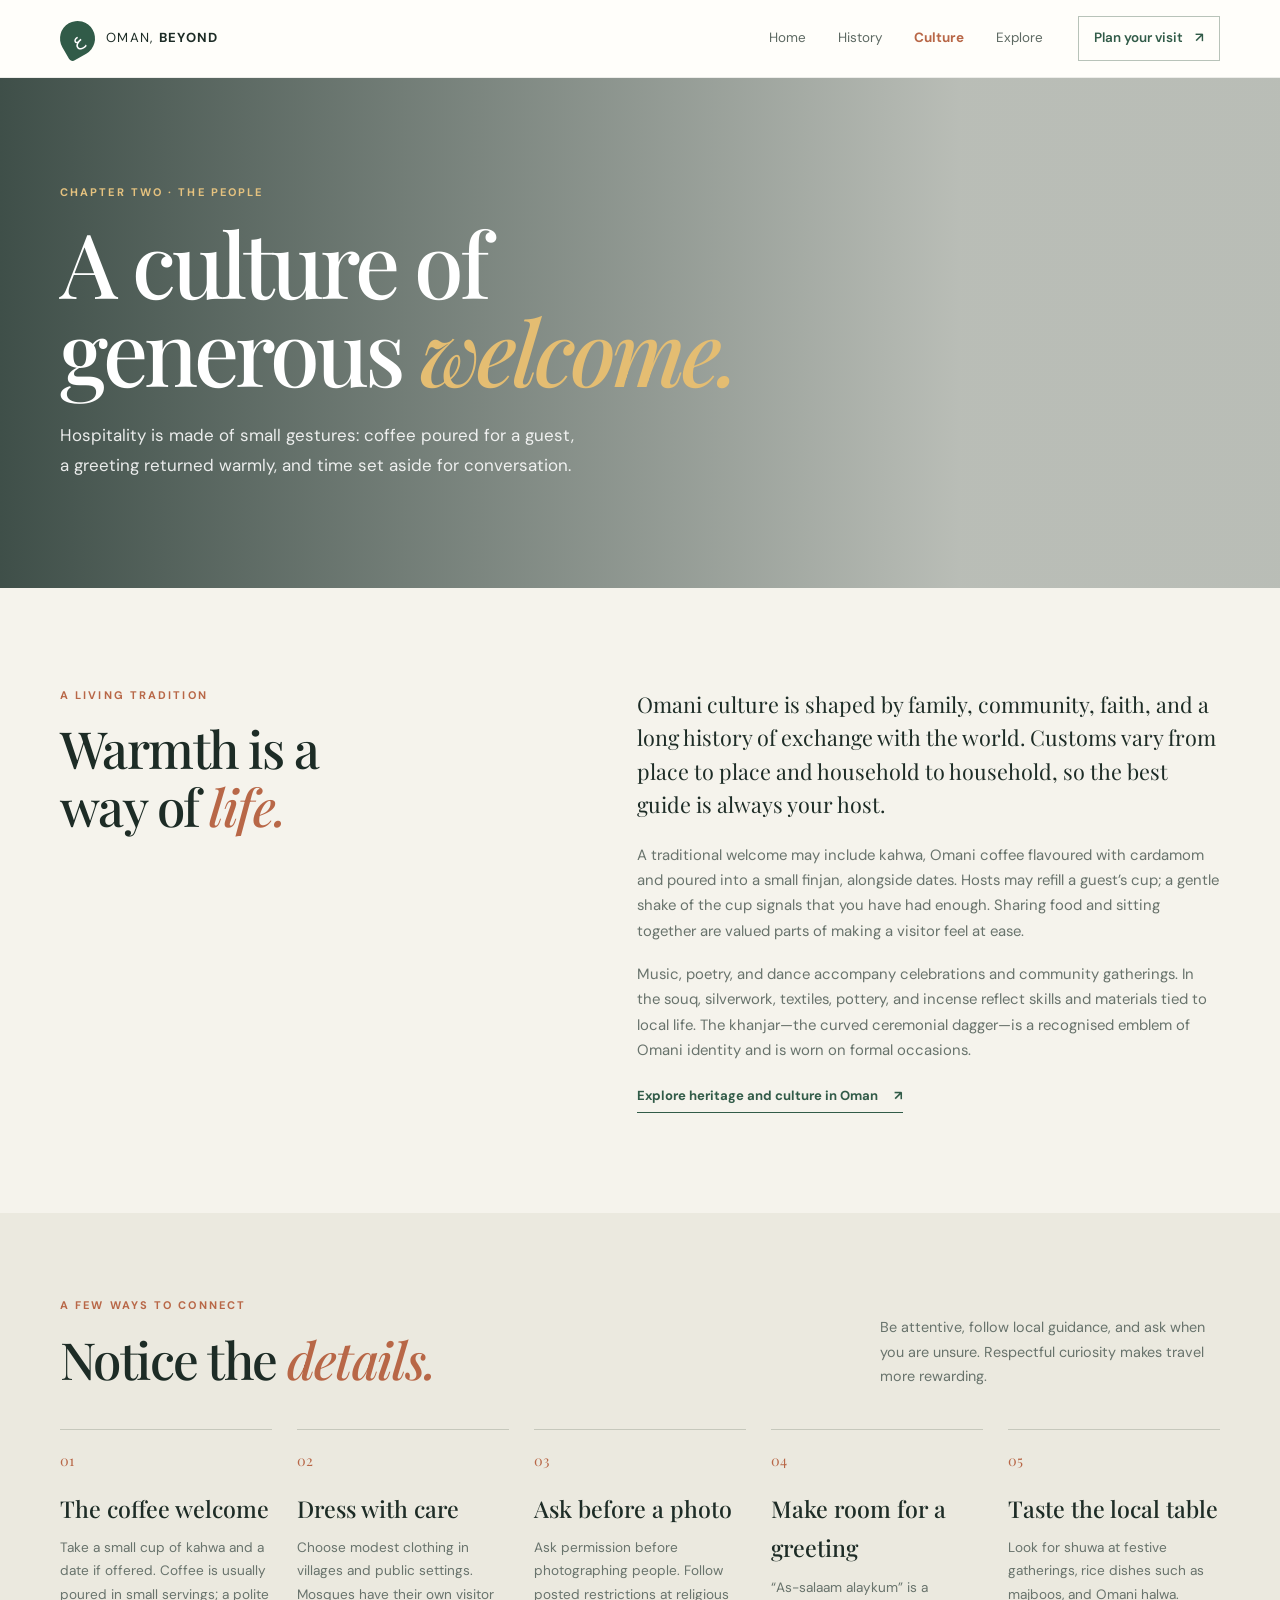
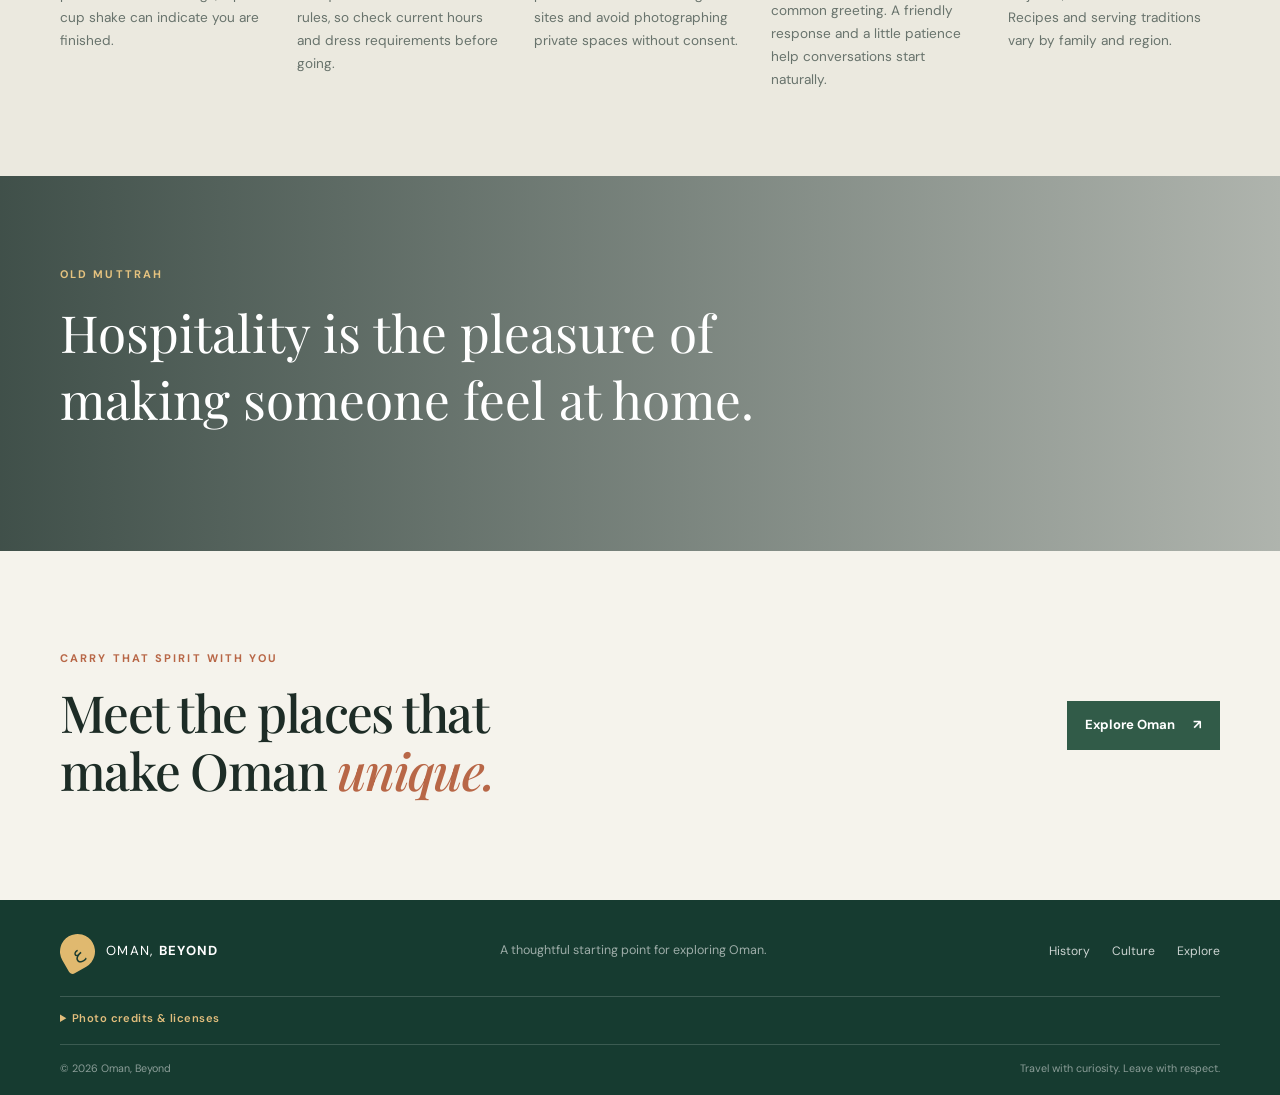
<file: culture.html>
﻿<!doctype html>
<html lang="en"><head><meta charset="utf-8"><meta name="viewport" content="width=device-width,initial-scale=1"><meta name="description" content="Learn about Omani hospitality, kahwa, crafts, food, customs and respectful travel."><title>Culture & Customs | Oman, Beyond</title><link rel="preconnect" href="https://fonts.googleapis.com"><link rel="preconnect" href="https://fonts.gstatic.com" crossorigin><link href="https://fonts.googleapis.com/css2?family=DM+Sans:wght@400;500;600;700&family=Playfair+Display:wght@500;600;700&display=swap" rel="stylesheet"><link rel="stylesheet" href="styles.css"><script src="script.js" defer></script></head>
<body data-page="culture"><header class="site-header"><div class="container nav-wrap"><a class="brand" href="index.html"><span class="brand-mark">ع</span><span>OMAN, <b>BEYOND</b></span></a><button class="menu-toggle" aria-label="Open navigation" aria-expanded="false"><span></span><span></span></button><nav class="main-nav" aria-label="Main navigation"><a href="index.html">Home</a><a href="history.html">History</a><a href="culture.html">Culture</a><a href="explore.html">Explore</a></nav><a class="header-cta" href="explore.html#essentials">Plan your visit <span>↗</span></a></div></header>
<main><section class="page-hero culture-hero"><div class="container page-hero-content"><p class="eyebrow light">Chapter two · The people</p><h1>A culture of<br>generous <em>welcome.</em></h1><p class="hero-lead">Hospitality is made of small gestures: coffee poured for a guest, a greeting returned warmly, and time set aside for conversation.</p></div></section>
<section class="section"><div class="container story-layout"><div><p class="eyebrow">A living tradition</p><h2>Warmth is a<br>way of <em>life.</em></h2></div><div class="story-prose"><p class="large-copy">Omani culture is shaped by family, community, faith, and a long history of exchange with the world. Customs vary from place to place and household to household, so the best guide is always your host.</p><p>A traditional welcome may include kahwa, Omani coffee flavoured with cardamom and poured into a small finjan, alongside dates. Hosts may refill a guest’s cup; a gentle shake of the cup signals that you have had enough. Sharing food and sitting together are valued parts of making a visitor feel at ease.</p><p>Music, poetry, and dance accompany celebrations and community gatherings. In the souq, silverwork, textiles, pottery, and incense reflect skills and materials tied to local life. The khanjar—the curved ceremonial dagger—is a recognised emblem of Omani identity and is worn on formal occasions.</p><a class="inline-link" href="https://experienceoman.om/things-to-do-categories/heritage-and-culture-activities">Explore heritage and culture in Oman <span>↗</span></a></div></div></section>
<section class="culture-detail"><div class="container"><div class="section-heading"><div><p class="eyebrow">A few ways to connect</p><h2>Notice the <em>details.</em></h2></div><p>Be attentive, follow local guidance, and ask when you are unsure. Respectful curiosity makes travel more rewarding.</p></div><div class="detail-grid"><article><span class="detail-icon">01</span><h3>The coffee welcome</h3><p>Take a small cup of kahwa and a date if offered. Coffee is usually poured in small servings; a polite cup shake can indicate you are finished.</p></article><article><span class="detail-icon">02</span><h3>Dress with care</h3><p>Choose modest clothing in villages and public settings. Mosques have their own visitor rules, so check current hours and dress requirements before going.</p></article><article><span class="detail-icon">03</span><h3>Ask before a photo</h3><p>Ask permission before photographing people. Follow posted restrictions at religious sites and avoid photographing private spaces without consent.</p></article><article><span class="detail-icon">04</span><h3>Make room for a greeting</h3><p>“As-salaam alaykum” is a common greeting. A friendly response and a little patience help conversations start naturally.</p></article><article><span class="detail-icon">05</span><h3>Taste the local table</h3><p>Look for shuwa at festive gatherings, rice dishes such as majboos, and Omani halwa. Recipes and serving traditions vary by family and region.</p></article></div></div></section><section class="image-quote"><div class="container"><p class="eyebrow light">Old Muttrah</p><blockquote>Hospitality is the pleasure of making someone feel at home.</blockquote></div></section><section class="section"><div class="container next-step"><div><p class="eyebrow">Carry that spirit with you</p><h2>Meet the places that<br>make Oman <em>unique.</em></h2></div><a class="button button-dark" href="explore.html">Explore Oman <span>↗</span></a></div></section></main>
<footer class="site-footer"><div class="container footer-top"><a class="brand brand-footer" href="index.html"><span class="brand-mark">ع</span><span>OMAN, <b>BEYOND</b></span></a><p>A thoughtful starting point for exploring Oman.</p><nav aria-label="Footer navigation"><a href="history.html">History</a><a href="culture.html">Culture</a><a href="explore.html">Explore</a></nav></div><div class="container photo-credits"><details><summary>Photo credits & licenses</summary><ul><li><a href="https://commons.wikimedia.org/wiki/File:Al_Khanjar,_Bait_al_Zubair_Museum,_Oman.jpg">Al Khanjar at Bait Al Zubair Museum — Reda Kerbush</a>, <a href="https://creativecommons.org/licenses/by-sa/4.0/">CC BY-SA 4.0</a>.</li><li><a href="https://commons.wikimedia.org/wiki/File:Muttrah_Souq.jpg">Muttrah Souq — Shawn Stephens</a>, <a href="https://creativecommons.org/licenses/by/2.0/">CC BY 2.0</a>.</li><li>Images are cropped to fit their layouts.</li></ul></details></div><div class="container footer-bottom"><span>© 2026 Oman, Beyond</span><span>Travel with curiosity. Leave with respect.</span></div></footer></body></html>
</file>
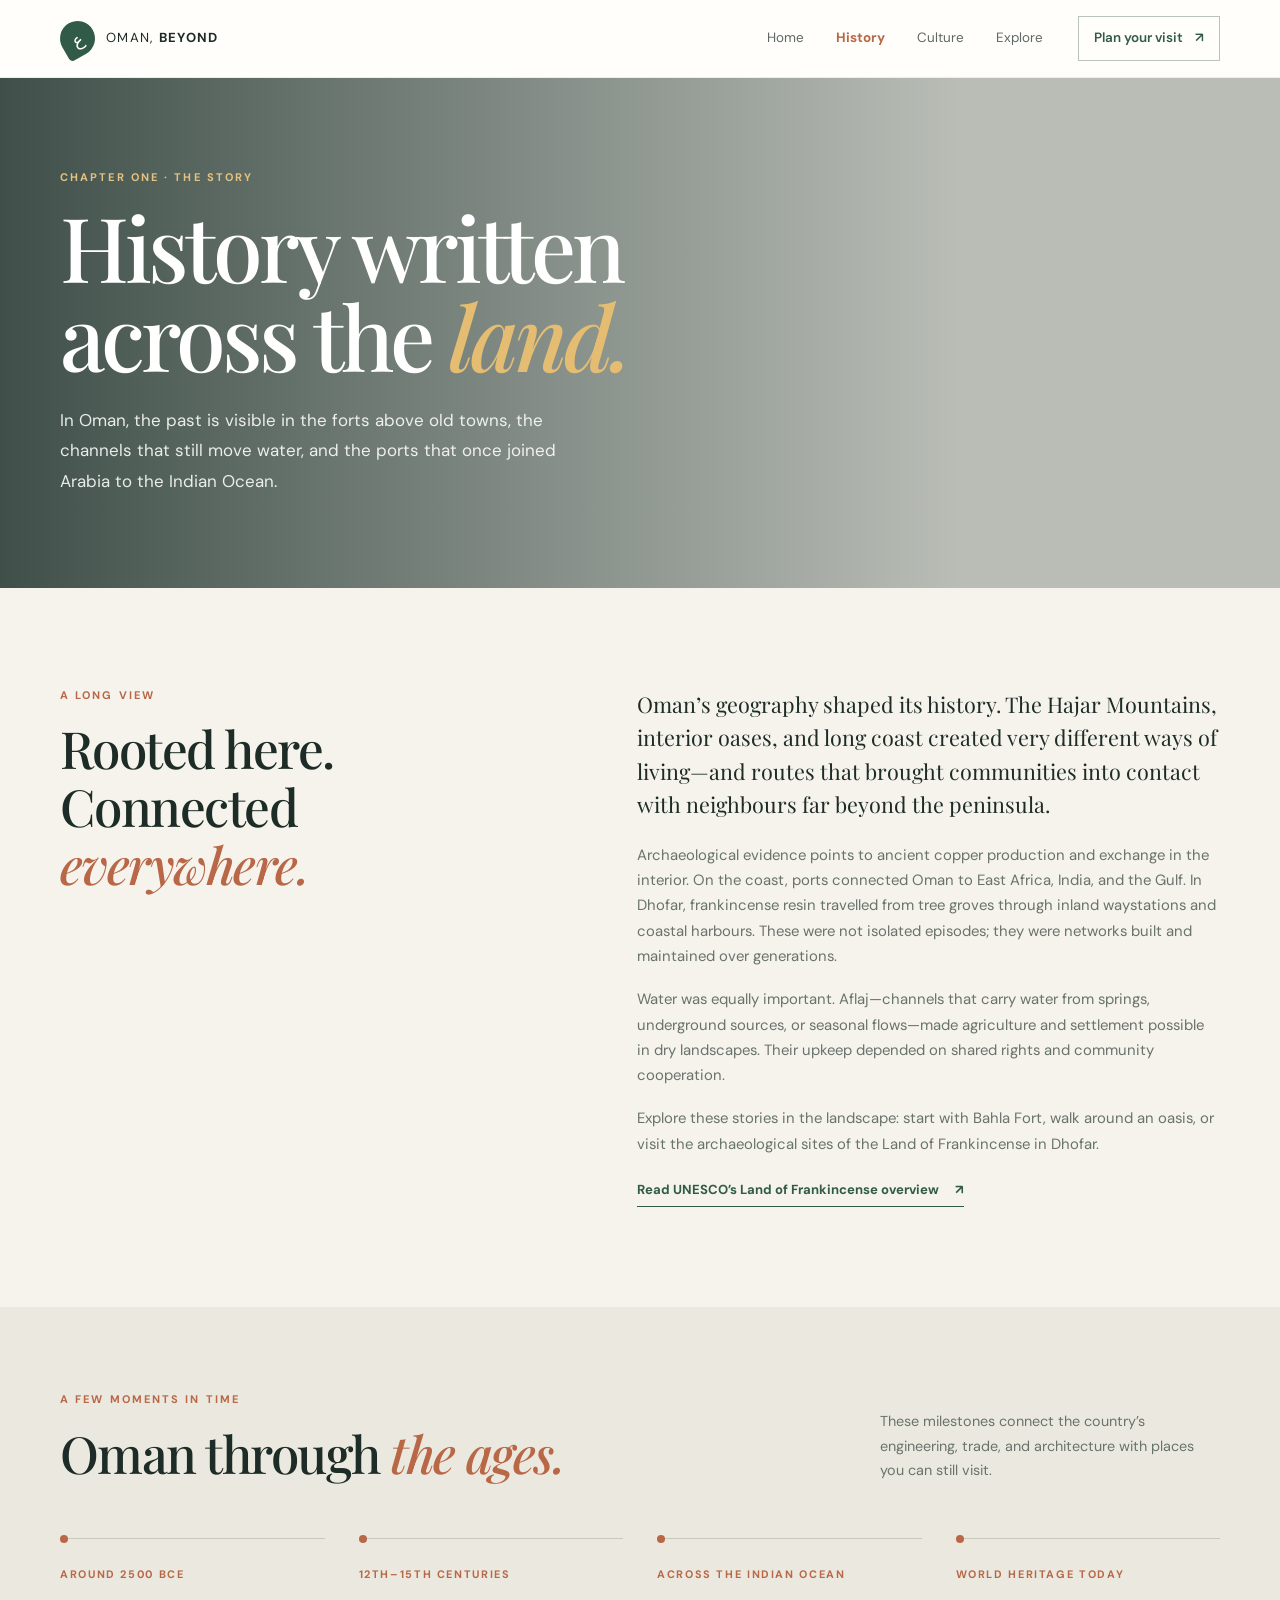
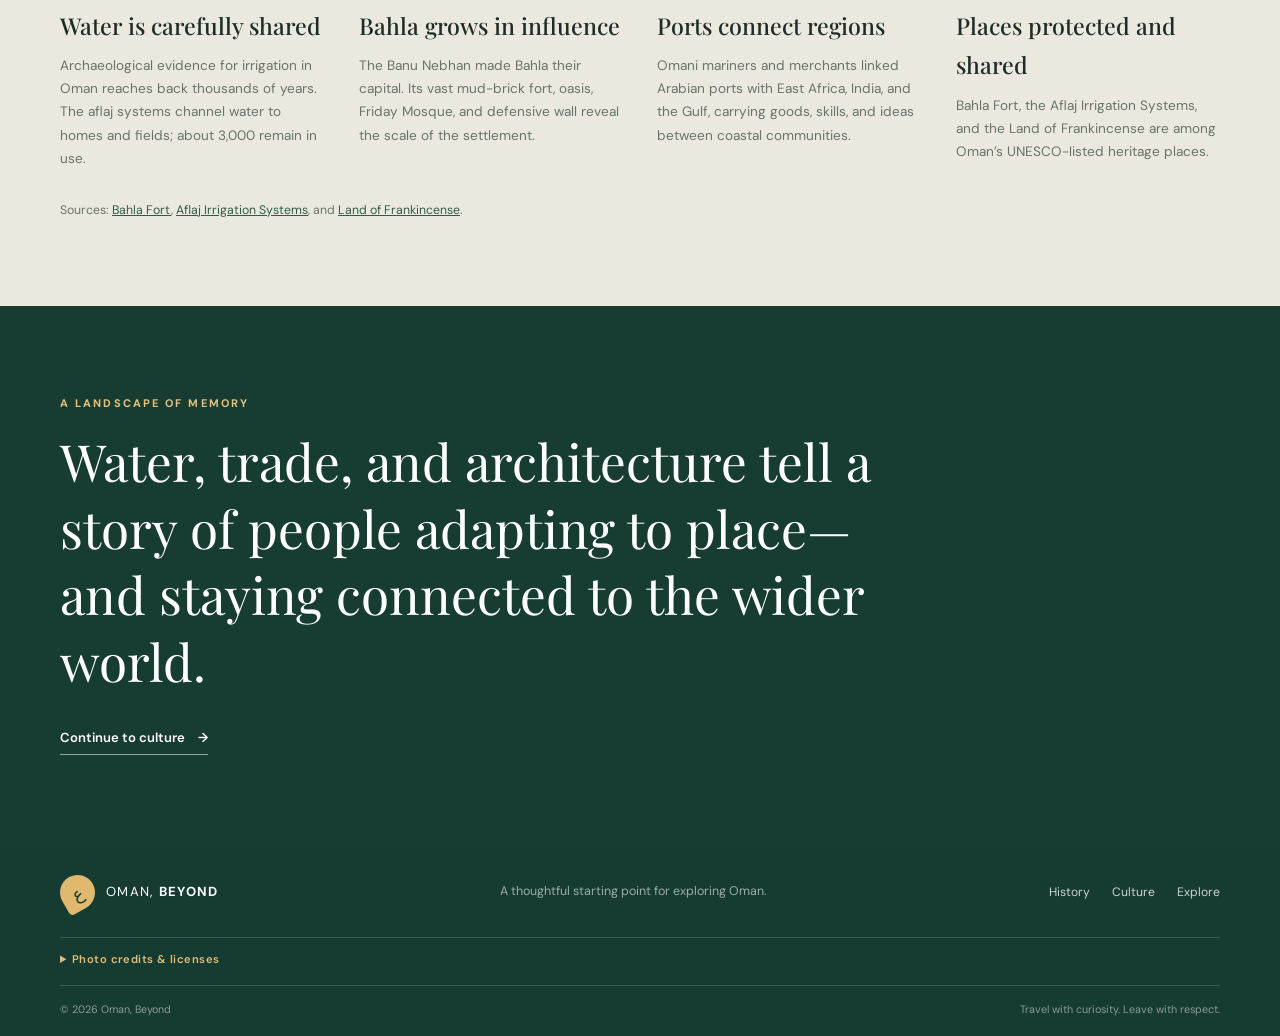
<file: history.html>
﻿<!doctype html>
<html lang="en"><head><meta charset="utf-8"><meta name="viewport" content="width=device-width,initial-scale=1"><meta name="description" content="Explore Oman's history through ancient water systems, frankincense trade, forts and maritime connections."><title>History & Heritage | Oman, Beyond</title><link rel="preconnect" href="https://fonts.googleapis.com"><link rel="preconnect" href="https://fonts.gstatic.com" crossorigin><link href="https://fonts.googleapis.com/css2?family=DM+Sans:wght@400;500;600;700&family=Playfair+Display:wght@500;600;700&display=swap" rel="stylesheet"><link rel="stylesheet" href="styles.css"><script src="script.js" defer></script></head>
<body data-page="history"><header class="site-header"><div class="container nav-wrap"><a class="brand" href="index.html"><span class="brand-mark">ع</span><span>OMAN, <b>BEYOND</b></span></a><button class="menu-toggle" aria-label="Open navigation" aria-expanded="false"><span></span><span></span></button><nav class="main-nav" aria-label="Main navigation"><a href="index.html">Home</a><a href="history.html">History</a><a href="culture.html">Culture</a><a href="explore.html">Explore</a></nav><a class="header-cta" href="explore.html#essentials">Plan your visit <span>↗</span></a></div></header>
<main><section class="page-hero history-hero"><div class="container page-hero-content"><p class="eyebrow light">Chapter one · The story</p><h1>History written<br>across the <em>land.</em></h1><p class="hero-lead">In Oman, the past is visible in the forts above old towns, the channels that still move water, and the ports that once joined Arabia to the Indian Ocean.</p></div></section>
<section class="section"><div class="container story-layout"><div><p class="eyebrow">A long view</p><h2>Rooted here.<br>Connected <em>everywhere.</em></h2></div><div class="story-prose"><p class="large-copy">Oman’s geography shaped its history. The Hajar Mountains, interior oases, and long coast created very different ways of living—and routes that brought communities into contact with neighbours far beyond the peninsula.</p><p>Archaeological evidence points to ancient copper production and exchange in the interior. On the coast, ports connected Oman to East Africa, India, and the Gulf. In Dhofar, frankincense resin travelled from tree groves through inland waystations and coastal harbours. These were not isolated episodes; they were networks built and maintained over generations.</p><p>Water was equally important. Aflaj—channels that carry water from springs, underground sources, or seasonal flows—made agriculture and settlement possible in dry landscapes. Their upkeep depended on shared rights and community cooperation.</p><p>Explore these stories in the landscape: start with Bahla Fort, walk around an oasis, or visit the archaeological sites of the Land of Frankincense in Dhofar.</p><a class="inline-link" href="https://whc.unesco.org/en/list/1010/">Read UNESCO’s Land of Frankincense overview <span>↗</span></a></div></div></section>
<section class="timeline-section"><div class="container"><div class="section-heading"><div><p class="eyebrow">A few moments in time</p><h2>Oman through <em>the ages.</em></h2></div><p>These milestones connect the country’s engineering, trade, and architecture with places you can still visit.</p></div><div class="history-timeline"><article><span class="era">Around 2500 BCE</span><span class="era-line"></span><h3>Water is carefully shared</h3><p>Archaeological evidence for irrigation in Oman reaches back thousands of years. The aflaj systems channel water to homes and fields; about 3,000 remain in use.</p></article><article><span class="era">12th–15th centuries</span><span class="era-line"></span><h3>Bahla grows in influence</h3><p>The Banu Nebhan made Bahla their capital. Its vast mud-brick fort, oasis, Friday Mosque, and defensive wall reveal the scale of the settlement.</p></article><article><span class="era">Across the Indian Ocean</span><span class="era-line"></span><h3>Ports connect regions</h3><p>Omani mariners and merchants linked Arabian ports with East Africa, India, and the Gulf, carrying goods, skills, and ideas between coastal communities.</p></article><article><span class="era">World heritage today</span><span class="era-line"></span><h3>Places protected and shared</h3><p>Bahla Fort, the Aflaj Irrigation Systems, and the Land of Frankincense are among Oman’s UNESCO-listed heritage places.</p></article></div><p class="source-note">Sources: <a href="https://whc.unesco.org/en/list/433/">Bahla Fort</a>, <a href="https://whc.unesco.org/en/list/1207/">Aflaj Irrigation Systems</a>, and <a href="https://whc.unesco.org/en/list/1010/">Land of Frankincense</a>.</p></div></section><section class="quote-section"><div class="container"><p class="eyebrow light">A landscape of memory</p><blockquote>Water, trade, and architecture tell a story of people adapting to place—and staying connected to the wider world.</blockquote><a class="underlined-link" href="culture.html">Continue to culture <span>→</span></a></div></section></main>
<footer class="site-footer"><div class="container footer-top"><a class="brand brand-footer" href="index.html"><span class="brand-mark">ع</span><span>OMAN, <b>BEYOND</b></span></a><p>A thoughtful starting point for exploring Oman.</p><nav aria-label="Footer navigation"><a href="history.html">History</a><a href="culture.html">Culture</a><a href="explore.html">Explore</a></nav></div><div class="container photo-credits"><details><summary>Photo credits & licenses</summary><ul><li><a href="https://commons.wikimedia.org/wiki/File:Bahla_Fort_-_Oman.jpg">Bahla Fort — Fabio Achilli</a>, <a href="https://creativecommons.org/licenses/by/2.0/">CC BY 2.0</a>.</li><li>The image is cropped to fit the banner.</li></ul></details></div><div class="container footer-bottom"><span>© 2026 Oman, Beyond</span><span>Travel with curiosity. Leave with respect.</span></div></footer></body></html>
</file>
<file: styles.css>
﻿:root{--ink:#1d2c26;--muted:#68736c;--cream:#f5f3ec;--paper:#fffefa;--green:#315b48;--deep:#173d32;--rust:#b86747;--gold:#e1b96e;--line:#deded4;--serif:'Playfair Display',Georgia,serif;--sans:'DM Sans',Arial,sans-serif}*{box-sizing:border-box}html{scroll-behavior:smooth}body{margin:0;color:var(--ink);background:var(--cream);font-family:var(--sans);line-height:1.7}img{display:block;width:100%;object-fit:cover}a{color:inherit}.container{width:min(1160px,calc(100% - 56px));margin-inline:auto}.site-header{height:78px;position:relative;z-index:10;background:var(--paper);border-bottom:1px solid rgba(29,44,38,.08)}.nav-wrap{height:100%;display:flex;align-items:center;gap:35px}.brand{display:flex;align-items:center;gap:11px;text-decoration:none;font-size:.82rem;letter-spacing:.1em;white-space:nowrap}.brand-mark{width:35px;height:35px;background:var(--green);color:#fff;border-radius:50% 50% 50% 12%;display:grid;place-items:center;font-family:var(--serif);font-size:1.1rem;transform:rotate(-30deg)}.main-nav{display:flex;gap:32px;margin-left:auto}.main-nav a,.header-cta{font-size:.84rem;text-decoration:none;color:#5d6962;transition:color .2s}.main-nav a:hover,.main-nav a[aria-current=page]{color:var(--rust)}.main-nav a[aria-current=page]{font-weight:700}.header-cta{padding:10px 15px;border:1px solid #b8c3b9;color:var(--green);font-weight:600;white-space:nowrap}.header-cta span{margin-left:9px}.menu-toggle{display:none}.hero{min-height:690px;position:relative;color:#fff;background:#30483d;overflow:hidden}.hero-image{position:absolute;inset:0;background-image:linear-gradient(90deg,rgba(12,31,26,.75),rgba(12,31,26,.28) 62%,rgba(12,31,26,.09)),url('https://upload.wikimedia.org/wikipedia/commons/thumb/2/20/Wahiba_Sands%2C_Oman.jpg/1600px-Wahiba_Sands%2C_Oman.jpg');background-size:cover;background-position:center 48%;transition:background-image .7s ease;animation:zoom 18s ease-in-out infinite alternate}.hero-image.slide-1{background-image:linear-gradient(90deg,rgba(12,31,26,.75),rgba(12,31,26,.28) 62%,rgba(12,31,26,.09)),url('https://upload.wikimedia.org/wikipedia/commons/thumb/0/0d/Wadi_Shab_11-2025.jpg/1600px-Wadi_Shab_11-2025.jpg')}.hero-image.slide-2{background-image:linear-gradient(90deg,rgba(12,31,26,.75),rgba(12,31,26,.28) 62%,rgba(12,31,26,.09)),url('https://upload.wikimedia.org/wikipedia/commons/thumb/5/55/Step_Gardens_of_Jebel_Akhdar_-_Oman.jpg/1600px-Step_Gardens_of_Jebel_Akhdar_-_Oman.jpg')}@keyframes zoom{to{transform:scale(1.055)}}.hero:after{content:"";position:absolute;inset:auto 0 0;height:150px;background:linear-gradient(transparent,var(--cream));pointer-events:none}.hero-content{position:relative;z-index:1;padding-top:133px;padding-bottom:155px}.eyebrow{font-size:.69rem;line-height:1.4;font-weight:700;letter-spacing:.19em;text-transform:uppercase;color:var(--rust);margin:0 0 17px}.eyebrow.light{color:#e5c27f}.hero h1,.page-hero h1{font-family:var(--serif);font-size:clamp(4rem,8vw,7rem);line-height:.99;font-weight:500;letter-spacing:-.045em;margin:0 0 25px}.hero h1 em,.page-hero h1 em{font-weight:500;color:var(--gold)}h2 em{font-weight:500;color:var(--rust)}.hero-lead{max-width:530px;color:rgba(255,255,255,.88);font-size:1.06rem;line-height:1.8;margin:0}.hero-actions{display:flex;align-items:center;gap:27px;margin-top:32px}.button{display:inline-flex;align-items:center;gap:18px;text-decoration:none;padding:13px 18px;font-weight:700;font-size:.82rem;transition:transform .2s}.button:hover{transform:translateY(-2px)}.button-gold{background:var(--gold);color:#23342b}.button-dark{background:var(--green);color:#fff}.button-outline{border:1px solid rgba(255,255,255,.65);color:#fff}.underlined-link{font-size:.82rem;font-weight:600;text-decoration:none;color:#fff;border-bottom:1px solid rgba(255,255,255,.55);padding:8px 0}.underlined-link span{margin-left:10px}.hero-caption{position:absolute;z-index:2;bottom:47px;left:max(28px,calc((100% - 1160px)/2));font-size:.64rem;letter-spacing:.15em;color:rgba(255,255,255,.75)}.hero-caption span{color:var(--gold);padding:0 7px}.hero-dots{position:absolute;z-index:2;right:max(28px,calc((100% - 1160px)/2));bottom:48px;display:flex;gap:9px}.hero-dot{border:0;width:7px;height:7px;padding:0;border-radius:50%;background:rgba(255,255,255,.55);cursor:pointer}.hero-dot.active{background:var(--gold);box-shadow:0 0 0 4px rgba(225,185,110,.2)}.section{padding:100px 0}.intro-grid{display:grid;grid-template-columns:1fr 1fr;gap:90px;align-items:start}.intro-grid h2,h2{font-family:var(--serif);font-weight:500;font-size:clamp(2.5rem,4.5vw,4rem);line-height:1.13;letter-spacing:-.03em;margin:0}.large-copy{font-family:var(--serif);font-size:1.35rem;line-height:1.55;margin:0 0 21px}.inline-link{display:inline-block;color:var(--green);font-size:.82rem;font-weight:700;text-decoration:none;border-bottom:1px solid var(--green);padding-bottom:5px}.inline-link span{margin-left:13px}.stat-row{display:grid;grid-template-columns:repeat(3,1fr);margin-top:75px;padding-top:25px;border-top:1px solid var(--line)}.stat-row div{display:flex;flex-direction:column;gap:4px}.stat-row strong{font-family:var(--serif);font-weight:500;font-size:1.7rem}.stat-row span{font-size:.75rem;color:var(--muted)}.feature-band{display:grid;grid-template-columns:1.15fr .85fr;min-height:490px;background:var(--deep);color:#fff}.feature-image{background:url('https://upload.wikimedia.org/wikipedia/commons/thumb/6/61/Bahla_Fort_-_Oman.jpg/1600px-Bahla_Fort_-_Oman.jpg') center/cover}.feature-copy{padding:85px clamp(40px,8vw,120px);align-self:center}.feature-copy h2{font-size:3.5rem;margin-bottom:18px}.feature-copy p:not(.eyebrow){color:rgba(255,255,255,.72);font-size:.92rem;max-width:420px;margin-bottom:27px}.section-heading{display:flex;align-items:end;justify-content:space-between;gap:30px;margin-bottom:40px}.section-heading h2{font-size:clamp(2.4rem,4vw,3.5rem)}.section-heading>p{max-width:340px;color:var(--muted);font-size:.9rem;margin:0}.card-grid{display:grid;grid-template-columns:repeat(3,1fr);gap:20px}.destination-card{position:relative;display:block;text-decoration:none;overflow:hidden;background:#45594e}.destination-card:after{content:"";position:absolute;inset:30% 0 0;background:linear-gradient(transparent,rgba(14,27,23,.85))}.destination-card img{height:365px;transition:transform .45s}.destination-card:hover img{transform:scale(1.04)}.card-number,.destination-card h3{position:absolute;z-index:1;left:22px;right:22px;color:#fff}.card-number{bottom:75px;font-size:.62rem;letter-spacing:.17em;color:#edc981}.destination-card h3{bottom:21px;font-family:var(--serif);font-size:1.55rem;font-weight:500;margin:0}.destination-card h3 span{float:right;font-family:var(--sans);font-size:1rem}.closing{padding:94px 0;text-align:center;background:#e8e0d0}.closing h2{font-size:clamp(2.7rem,5vw,4.4rem);margin:0 auto 25px}.closing .button{margin-top:8px}.site-footer{background:#163b30;color:rgba(255,255,255,.78);padding:34px 0 18px}.footer-top{display:flex;align-items:center;justify-content:space-between;gap:25px;padding-bottom:27px}.footer-top p{font-size:.78rem;margin:0;color:rgba(255,255,255,.58)}.footer-top nav{display:flex;gap:22px}.footer-top nav a{font-size:.76rem;text-decoration:none}.brand-footer{color:#fff}.brand-footer .brand-mark{background:#e0b96f;color:#1a3b30}.footer-bottom{border-top:1px solid rgba(255,255,255,.16);padding-top:14px;display:flex;justify-content:space-between;font-size:.67rem;color:rgba(255,255,255,.5)}.page-hero{min-height:510px;position:relative;display:flex;align-items:center;color:#fff;background-size:cover;background-position:center}.page-hero:before{content:"";position:absolute;inset:0;background:linear-gradient(90deg,rgba(14,35,29,.79),rgba(14,35,29,.26) 75%)}.history-hero{background-image:url('https://upload.wikimedia.org/wikipedia/commons/thumb/6/61/Bahla_Fort_-_Oman.jpg/1600px-Bahla_Fort_-_Oman.jpg')}.culture-hero{background-image:url('https://upload.wikimedia.org/wikipedia/commons/thumb/e/eb/Al_Khanjar%2C_Bait_al_Zubair_Museum%2C_Oman.jpg/1600px-Al_Khanjar%2C_Bait_al_Zubair_Museum%2C_Oman.jpg')}.explore-hero{background-image:url('https://upload.wikimedia.org/wikipedia/commons/thumb/2/20/Wahiba_Sands%2C_Oman.jpg/1600px-Wahiba_Sands%2C_Oman.jpg')}.page-hero-content{position:relative;padding:80px 0}.page-hero h1{font-size:clamp(3.7rem,7vw,6rem)}.page-hero h1 em{color:#e4bd72}.page-hero .hero-lead{max-width:520px}.story-layout{display:grid;grid-template-columns:.9fr 1.1fr;gap:100px}.story-layout h2{font-size:clamp(2.7rem,4vw,3.7rem)}.story-prose{max-width:650px}.story-prose p:not(.large-copy){font-size:.93rem;color:var(--muted);margin:0 0 18px}.timeline-section,.culture-detail{padding:85px 0;background:#ebe9df}.history-timeline{display:grid;grid-template-columns:repeat(3,1fr);gap:34px;margin-top:55px}.history-timeline article{position:relative;padding-top:20px;border-top:1px solid #c6c8bc}.era{color:var(--rust);font-size:.68rem;letter-spacing:.15em;text-transform:uppercase;font-weight:700}.era-line{position:absolute;top:-4px;left:0;width:8px;height:8px;border-radius:50%;background:var(--rust)}.history-timeline h3,.detail-grid h3,.essentials-grid h3{font-family:var(--serif);font-size:1.45rem;font-weight:500;margin:20px 0 9px}.history-timeline p,.detail-grid p,.essentials-grid p{font-size:.85rem;color:var(--muted);margin:0}.quote-section{padding:90px 0;background:var(--deep);color:#fff}.quote-section blockquote,.image-quote blockquote{font-family:var(--serif);font-size:clamp(2rem,4vw,3.5rem);line-height:1.3;max-width:850px;margin:12px 0 29px}.detail-grid{display:grid;grid-template-columns:repeat(4,1fr);gap:25px}.detail-grid article{padding-top:17px;border-top:1px solid #c6c8bc}.detail-icon{font-family:var(--serif);color:var(--rust);font-size:.9rem}.detail-grid h3{margin:15px 0 8px}.image-quote{min-height:375px;display:flex;align-items:center;color:#fff;background:linear-gradient(90deg,rgba(13,34,28,.75),rgba(13,34,28,.24)),url('https://upload.wikimedia.org/wikipedia/commons/thumb/d/d8/Muttrah_Souq.jpg/1600px-Muttrah_Souq.jpg') center/cover}.image-quote blockquote{max-width:700px;font-size:clamp(2rem,4vw,3.2rem)}.next-step{display:flex;align-items:center;justify-content:space-between;gap:30px}.next-step h2{font-size:clamp(2.3rem,4vw,3.5rem)}.places-section{padding-bottom:95px}.places-list{display:grid;gap:20px}.place-row{display:grid;grid-template-columns:1fr 1fr;min-height:310px;background:var(--paper)}.place-photo{position:relative;min-height:310px;overflow:hidden}.place-photo img{position:absolute;inset:0;height:100%;transition:transform .5s}.place-row:hover .place-photo img{transform:scale(1.035)}.place-photo span{position:absolute;left:19px;top:19px;background:var(--gold);padding:6px 10px;font-size:.68rem;font-weight:700}.place-info{align-self:center;padding:35px 9%}.place-info .eyebrow{margin-bottom:9px}.place-info h3{font-family:var(--serif);font-size:2.3rem;font-weight:500;line-height:1.1;margin:0 0 13px}.place-info>p:not(.eyebrow){font-size:.88rem;color:var(--muted);margin:0 0 19px}.place-tags{font-size:.68rem;color:var(--green);letter-spacing:.05em}.essentials-section{padding:85px 0;background:var(--deep);color:#fff}.essentials-section .section-heading>p{color:rgba(255,255,255,.65)}.essentials-section h2{color:#fff}.essentials-section h2 em{color:var(--gold)}.essentials-grid{display:grid;grid-template-columns:repeat(3,1fr);gap:32px}.essentials-grid article{border-top:1px solid rgba(255,255,255,.3);padding-top:18px}.essentials-grid article>span{font-size:.65rem;letter-spacing:.15em;color:var(--gold)}.essentials-grid h3{margin:15px 0 8px}.essentials-grid p{color:rgba(255,255,255,.68)}
@media(max-width:850px){.nav-wrap{gap:20px}.main-nav{gap:19px}.header-cta{display:none}.hero{min-height:630px}.intro-grid{gap:40px}.feature-band{grid-template-columns:1fr 1fr}.feature-copy{padding:55px 38px}.feature-copy h2{font-size:2.8rem}.story-layout{gap:50px}.detail-grid{grid-template-columns:1fr 1fr}.place-info{padding:30px}.place-row,.place-photo{min-height:280px}}
@media(max-width:620px){.container{width:calc(100% - 38px)}.site-header{height:68px}.nav-wrap{justify-content:space-between}.menu-toggle{display:flex;width:40px;height:40px;padding:10px 7px;border:0;background:transparent;flex-direction:column;justify-content:center;gap:6px;order:3}.menu-toggle span{width:25px;height:1px;background:var(--ink);transition:transform .2s}.menu-toggle[aria-expanded=true] span:first-child{transform:translateY(3.5px) rotate(45deg)}.menu-toggle[aria-expanded=true] span:last-child{transform:translateY(-3.5px) rotate(-45deg)}.main-nav{display:none;position:absolute;left:0;right:0;top:68px;margin:0;padding:14px 19px 22px;background:var(--paper);border-bottom:1px solid var(--line);flex-direction:column;gap:0}.main-nav.open{display:flex}.main-nav a{padding:12px 0;border-bottom:1px solid #eeece5}.main-nav a:last-child{border:0}.hero{min-height:650px}.hero-content{padding-top:112px;padding-bottom:150px}.hero h1{font-size:4.2rem}.hero-lead{font-size:.96rem}.hero-caption{left:19px;bottom:32px;font-size:.55rem}.hero-dots{right:19px;bottom:34px}.section{padding:72px 0}.intro-grid,.story-layout{grid-template-columns:1fr;gap:24px}.intro-grid h2{font-size:3rem}.large-copy{font-size:1.2rem}.stat-row{margin-top:48px;gap:19px}.stat-row strong{font-size:1.25rem}.stat-row span{font-size:.65rem}.feature-band{grid-template-columns:1fr}.feature-image{min-height:260px}.feature-copy{padding:45px 25px 52px}.feature-copy h2{font-size:3rem}.section-heading{display:block}.section-heading>p{margin-top:15px}.card-grid{grid-template-columns:1fr}.destination-card img{height:300px}.closing{padding:70px 0}.footer-top{align-items:flex-start;flex-direction:column}.footer-top nav{gap:18px}.footer-bottom{gap:12px;flex-direction:column}.page-hero{min-height:490px}.page-hero-content{padding:70px 0}.page-hero h1{font-size:3.8rem}.history-timeline{grid-template-columns:1fr;gap:27px;margin-top:35px}.timeline-section,.culture-detail,.essentials-section{padding:68px 0}.detail-grid,.essentials-grid{grid-template-columns:1fr;gap:25px}.detail-grid article{padding-top:14px}.image-quote{min-height:350px}.next-step{align-items:flex-start;flex-direction:column}.place-row{grid-template-columns:1fr}.place-photo{min-height:245px}.place-info{padding:27px}.place-info h3{font-size:2rem}.places-section{padding-bottom:70px}}
@media(prefers-reduced-motion:reduce){html{scroll-behavior:auto}*,*:before,*:after{animation:none!important;transition:none!important}}

/* Oman-specific imagery, richer editorial sections, and image attribution */
.hero-image{background-image:linear-gradient(90deg,rgba(12,31,26,.75),rgba(12,31,26,.28) 62%,rgba(12,31,26,.09)),url('https://upload.wikimedia.org/wikipedia/commons/thumb/2/20/Wahiba_Sands%2C_Oman.jpg/1600px-Wahiba_Sands%2C_Oman.jpg')}
.hero-image.slide-1{background-image:linear-gradient(90deg,rgba(12,31,26,.75),rgba(12,31,26,.28) 62%,rgba(12,31,26,.09)),url('https://upload.wikimedia.org/wikipedia/commons/thumb/0/0d/Wadi_Shab_11-2025.jpg/1600px-Wadi_Shab_11-2025.jpg')}
.hero-image.slide-2{background-image:linear-gradient(90deg,rgba(12,31,26,.75),rgba(12,31,26,.28) 62%,rgba(12,31,26,.09)),url('https://upload.wikimedia.org/wikipedia/commons/thumb/5/55/Step_Gardens_of_Jebel_Akhdar_-_Oman.jpg/1600px-Step_Gardens_of_Jebel_Akhdar_-_Oman.jpg')}
.feature-image{background-image:url('https://upload.wikimedia.org/wikipedia/commons/thumb/6/61/Bahla_Fort_-_Oman.jpg/1600px-Bahla_Fort_-_Oman.jpg')}
.history-hero{background-image:url('https://upload.wikimedia.org/wikipedia/commons/thumb/6/61/Bahla_Fort_-_Oman.jpg/1600px-Bahla_Fort_-_Oman.jpg')}
.culture-hero{background-image:url('https://upload.wikimedia.org/wikipedia/commons/thumb/e/eb/Al_Khanjar%2C_Bait_al_Zubair_Museum%2C_Oman.jpg/1600px-Al_Khanjar%2C_Bait_al_Zubair_Museum%2C_Oman.jpg')}
.explore-hero{background-image:url('https://upload.wikimedia.org/wikipedia/commons/thumb/2/20/Wahiba_Sands%2C_Oman.jpg/1600px-Wahiba_Sands%2C_Oman.jpg')}
.image-quote{background-image:linear-gradient(90deg,rgba(13,34,28,.78),rgba(13,34,28,.3)),url('https://upload.wikimedia.org/wikipedia/commons/thumb/d/d8/Muttrah_Souq.jpg/1600px-Muttrah_Souq.jpg')}
.body-copy{color:var(--muted);font-size:.92rem;margin:0 0 19px}
.insight-grid{display:grid;grid-template-columns:repeat(3,1fr);gap:24px}
.insight-grid article{padding:23px 25px 25px;background:var(--paper);border-top:2px solid var(--green)}
.insight-grid article:nth-child(2){border-color:var(--rust)}.insight-grid article:nth-child(3){border-color:var(--gold)}
.insight-number{font-size:.65rem;letter-spacing:.16em;color:var(--rust);font-weight:700}
.insight-grid h3{font:500 1.4rem/1.2 var(--serif);margin:17px 0 9px}
.insight-grid p{color:var(--muted);font-size:.85rem;margin:0}
.source-note{margin:30px 0 0;color:var(--muted);font-size:.77rem}
.source-note a{color:var(--green)}.source-note-light{color:rgba(255,255,255,.68)}.source-note-light a{color:var(--gold)}
.photo-credits{padding-bottom:16px;color:rgba(255,255,255,.63);font-size:.7rem}
.photo-credits details{border-top:1px solid rgba(255,255,255,.17);padding-top:12px}
.photo-credits summary{cursor:pointer;color:#e1bd7c;font-weight:600;letter-spacing:.04em}
.photo-credits ul{margin:10px 0 3px;padding-left:18px;display:grid;gap:5px}
.photo-credits a{color:rgba(255,255,255,.82)}
@media(max-width:850px){.insight-grid{grid-template-columns:1fr 1fr}}
@media(max-width:620px){.insight-grid{grid-template-columns:1fr}.insight-grid article{padding:20px}.photo-credits ul{gap:8px}}

.history-timeline{grid-template-columns:repeat(4,minmax(0,1fr))}
.detail-grid{grid-template-columns:repeat(5,minmax(0,1fr))}
@media(max-width:850px){.history-timeline,.detail-grid{grid-template-columns:repeat(2,minmax(0,1fr))}}
@media(max-width:620px){.history-timeline,.detail-grid{grid-template-columns:1fr}}

/* Activity guide cards */
.activity-section{background:#ebe9df}.activity-grid{display:grid;grid-template-columns:repeat(3,minmax(0,1fr));gap:22px}.activity-card{background:var(--paper);box-shadow:0 8px 28px rgba(29,44,38,.06);overflow:hidden}.activity-card>img{height:205px}.activity-body{padding:22px 22px 24px}.activity-body .eyebrow{margin-bottom:8px}.activity-body h3{font:500 1.45rem/1.2 var(--serif);margin:0 0 10px}.activity-body>p:not(.eyebrow){font-size:.84rem;color:var(--muted);min-height:78px;margin:0 0 16px}.activity-body dl{margin:0 0 17px;border-top:1px solid var(--line)}.activity-body dl div{display:grid;grid-template-columns:64px 1fr;gap:10px;padding:8px 0;border-bottom:1px solid var(--line);font-size:.75rem;line-height:1.45}.activity-body dt{color:var(--green);font-weight:700}.activity-body dd{margin:0;color:var(--muted)}.map-link,.detail-link{display:inline-block;font-size:.75rem;font-weight:700;text-decoration:none;margin:4px 12px 0 0}.map-link{color:var(--green);border-bottom:1px solid var(--green)}.detail-link{color:var(--rust);border-bottom:1px solid var(--rust)}
@media(max-width:850px){.activity-grid{grid-template-columns:repeat(2,minmax(0,1fr))}.activity-body>p:not(.eyebrow){min-height:0}}
@media(max-width:620px){.activity-grid{grid-template-columns:1fr}.activity-card>img{height:220px}.activity-body{padding:20px}}
</file>
